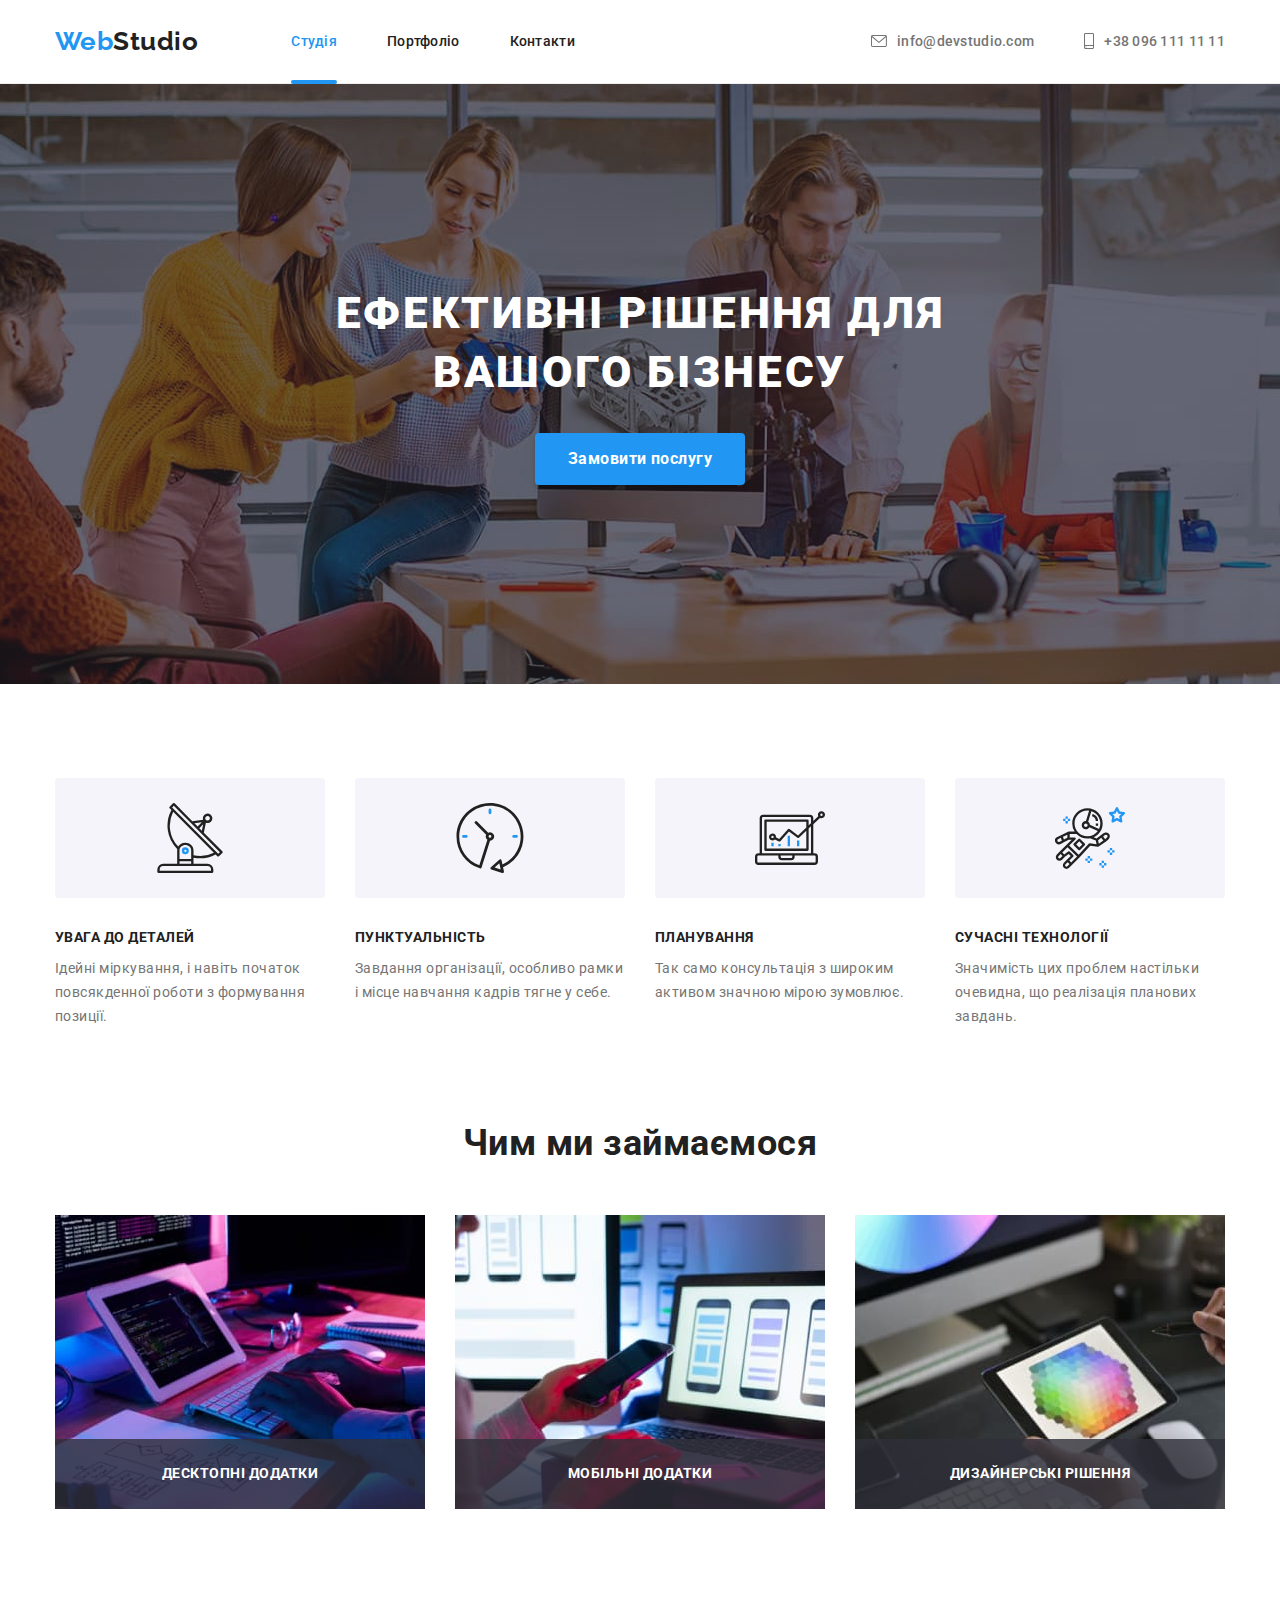
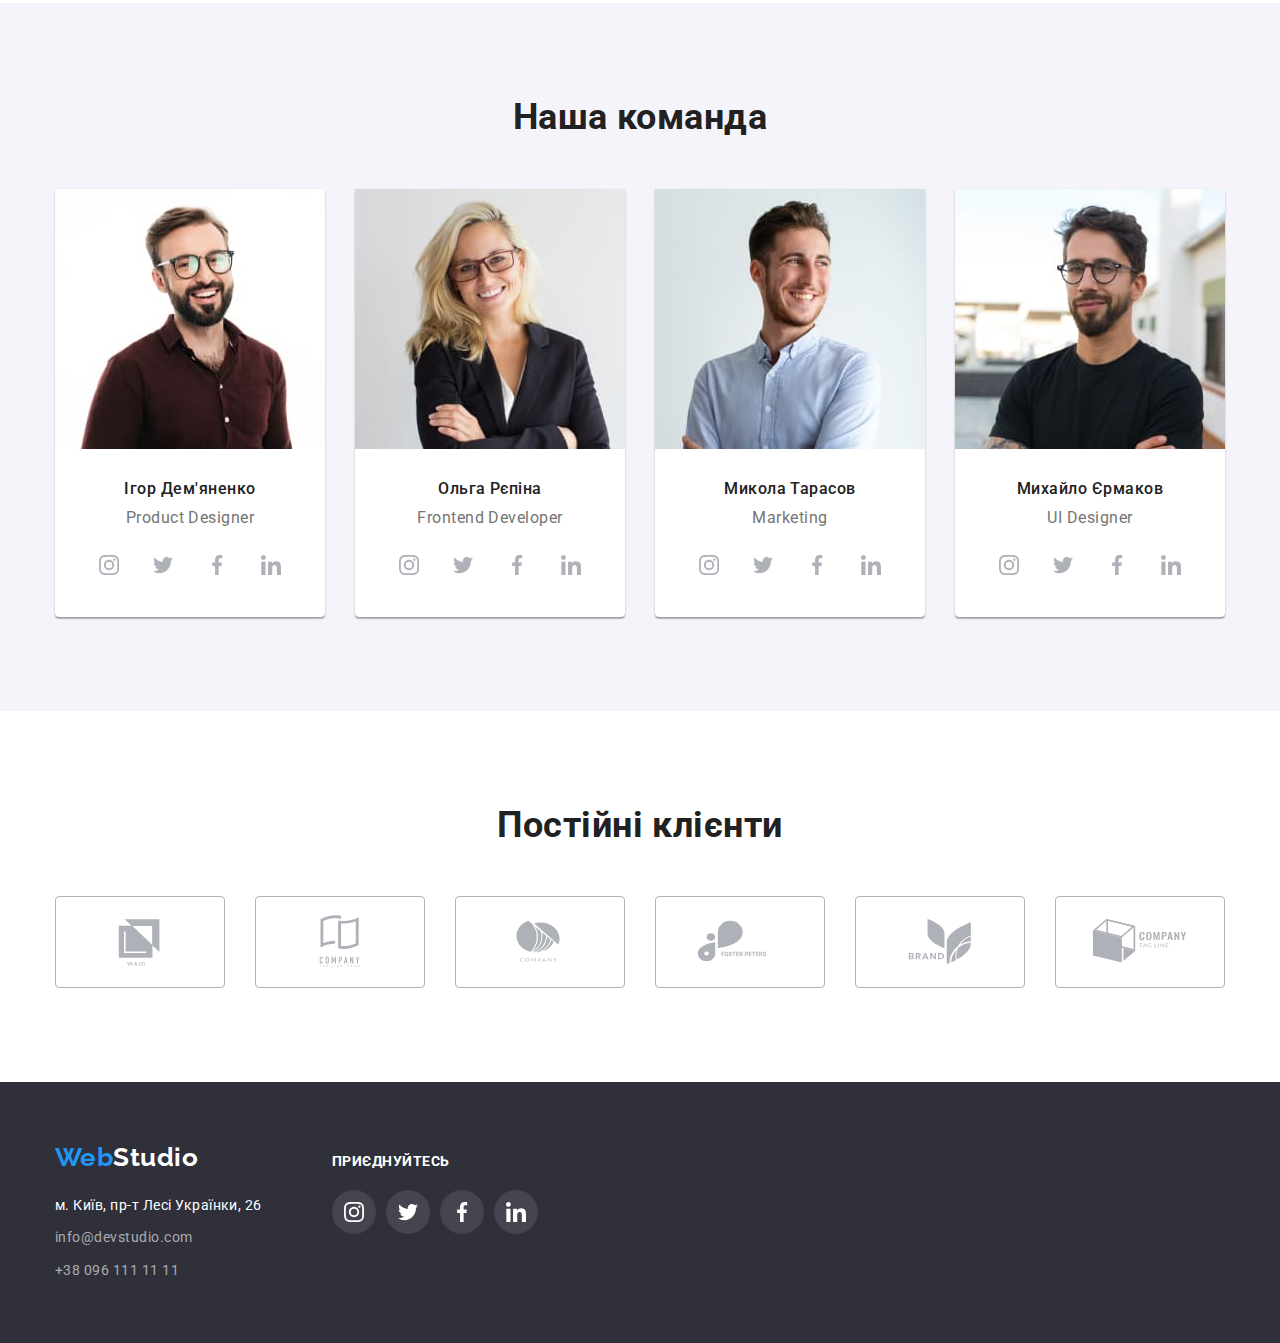
<file: index.html>
<!DOCTYPE html>
<html lang="uk">
  <head>
    <meta charset="UTF-8" />
    <meta http-equiv="X-UA-Compatible" content="IE=edge" />
    <meta name="viewport" content="width=device-width, initial-scale=1.0" />
    <title>web studio</title>
    <link rel="preconnect" href="https://fonts.googleapis.com" />
    <link rel="preconnect" href="https://fonts.gstatic.com" crossorigin />
    <link
      href="https://fonts.googleapis.com/css2?family=Raleway:wght@700&family=Roboto:wght@400;500;700;900&display=swap"
      rel="stylesheet"
    />
    <link
      rel="stylesheet"
      href="https://cdnjs.cloudflare.com/ajax/libs/modern-normalize/1.1.0/modern-normalize.min.css"
    />
    <link rel="stylesheet" href="./css/styles.css" />
  </head>
  <body>
    <header class="header-page">
      <div class="container">
        <div class="flex-header">
          <nav class="site-nav">
            <a class="logo link" href="./index.html"
              ><span class="accent" lang="en">Web</span>Studio</a
            >
            <ul class="nav-list list">
              <li class="nav-item item">
                <a class="nav-link link current" href="./index.html">Студія</a>
              </li>
              <li class="nav-item item">
                <a class="nav-link link" href="./portfolio.html">Портфоліо</a>
              </li>
              <li class="nav-item item">
                <a class="nav-link link" href="#">Контакти</a>
              </li>
            </ul>
          </nav>
          <ul class="contact list">
            <li class="item">
              <a class="nav-link link" href="mailto:info@devstudio.com">
                <svg class="contact-icon" width="16px" height="12px">
                  <use href="./images/icons.svg#icon-envelope"></use>
                </svg>
                info@devstudio.com</a
              >
            </li>
            <li class="item">
              <a class="nav-link link" href="tel:+380961111111"
                ><svg class="contact-icon" width="10px" height="16px">
                  <use href="./images/icons.svg#icon-smartphone"></use>
                </svg>
                +38 096 111 11 11</a
              >
            </li>
          </ul>
        </div>
      </div>
    </header>
    <main>
      <div class="bgc-hero">
        <section class="hero-section">
          <h1 class="hero-title">Ефективні рішення для вашого бізнесу</h1>
          <button type="button" class="hero-button" data-modal-open>Замовити послугу</button>
        </section>
      </div>
      <section class="advanteg-section section">
        <div class="container">
          <h2 class="visually-hidden">Наші переваги</h2>
          <ul class="advanteg-list list">
            <li class="advanteg-item item">
              <div class="advanteg-img">
                <svg width="70px" height="70px">
                  <use href="./images/icons.svg#icon-antenna" width="70px" height="70px"></use>
                </svg>
              </div>
              <h3 class="advanteg-title">Увага до деталей</h3>
              <p class="advanteg-text">
                Ідейні міркування, і навіть початок повсякденної роботи з формування позиції.
              </p>
            </li>
            <li class="advanteg-item item">
              <div class="advanteg-img">
                <svg width="70px" height="70px">
                  <use href="./images/icons.svg#icon-clock" width="70px" height="70px"></use>
                </svg>
              </div>
              <h3 class="advanteg-title">Пунктуальність</h3>
              <p class="advanteg-text">
                Завдання організації, особливо рамки і місце навчання кадрів тягне у себе.
              </p>
            </li>
            <li class="advanteg-item item">
              <div class="advanteg-img">
                <svg width="70px" height="70px">
                  <use href="./images/icons.svg#icon-diagram" width="70px" height="70px"></use>
                </svg>
              </div>
              <h3 class="advanteg-title">Планування</h3>
              <p class="advanteg-text">
                Так само консультація з широким активом значною мірою зумовлює.
              </p>
            </li>
            <li class="advanteg-item item">
              <div class="advanteg-img">
                <svg width="70px" height="70px">
                  <use href="./images/icons.svg#icon-astronaut"></use>
                </svg>
              </div>
              <h3 class="advanteg-title">Сучасні технології</h3>
              <p class="advanteg-text">
                Значимість цих проблем настільки очевидна, що реалізація планових завдань.
              </p>
            </li>
          </ul>
        </div>
      </section>
      <section class="project-section section">
        <div class="container">
          <h2 class="project-title">Чим ми займаємося</h2>
          <ul class="project-list list">
            <li class="project-item item">
              <img
                src="./images/frontend.jpg"
                alt="розробник робить верстку"
                width="370"
                height="294"
              />
              <div class="project-direction">
                <h3 class="project-direction-title">Десктопні додатки</h3>
              </div>
            </li>
            <li class="project-item item">
              <img
                src="./images/adaptabil.jpg"
                alt="розробник робить сайт адаптивним"
                width="370"
                height="294"
              />
              <div class="project-direction">
                <h3 class="project-direction-title">Мобільні додатки</h3>
              </div>
            </li>
            <li class="project-item item">
              <img
                src="./images/design.jpg"
                alt="розробка дизайну на планшеті"
                width="370"
                height="294"
              />
              <div class="project-direction">
                <h3 class="project-direction-title">Дизайнерські рішення</h3>
              </div>
            </li>
          </ul>
        </div>
      </section>
      <section class="team-section section">
        <div class="container">
          <h2 class="team-title">Наша команда</h2>
          <ul class="team-list list">
            <li class="team-item">
              <img
                src="./images/product_designer.jpg"
                alt="фото дизайнера продукту"
                width="270"
                height="260"
              />
              <div class="team-card">
                <h3 class="subtitle">Ігор Дем'яненко</h3>
                <p class="text" lang="en">Product Designer</p>
                <ul class="social-list list">
                  <li class="social-item">
                    <a class="social-link link" href="#"
                      ><svg class="social-icon" width="20px" height="20px">
                        <use href="./images/icons.svg#icon-instagram"></use>
                      </svg>
                    </a>
                  </li>
                  <li class="social-item">
                    <a class="social-link link" href="#"
                      ><svg class="social-icon" width="20px" height="20px">
                        <use href="./images/icons.svg#icon-twitter"></use>
                      </svg>
                    </a>
                  </li>
                  <li class="social-item">
                    <a class="social-link link" href="#"
                      ><svg class="social-icon" width="20px" height="20px">
                        <use href="./images/icons.svg#icon-facebook"></use>
                      </svg>
                    </a>
                  </li>
                  <li class="social-item">
                    <a class="social-link link" href="#"
                      ><svg class="social-icon" width="20px" height="20px">
                        <use href="./images/icons.svg#icon-linkedin"></use>
                      </svg>
                    </a>
                  </li>
                </ul>
              </div>
            </li>
            <li class="team-item">
              <img src="./images/frontend_dev.jpg" alt="фото розробника" width="270" height="260" />
              <div class="team-card">
                <h3 class="subtitle">Ольга Рєпіна</h3>
                <p class="text" lang="en">Frontend Developer</p>
                <ul class="social-list list">
                  <li class="social-item">
                    <a class="social-link link" href="#"
                      ><svg class="social-icon" width="20px" height="20px">
                        <use href="./images/icons.svg#icon-instagram"></use>
                      </svg>
                    </a>
                  </li>
                  <li class="social-item">
                    <a class="social-link link" href="#"
                      ><svg class="social-icon" width="20px" height="20px">
                        <use href="./images/icons.svg#icon-twitter"></use>
                      </svg>
                    </a>
                  </li>
                  <li class="social-item">
                    <a class="social-link link" href="#"
                      ><svg class="social-icon" width="20px" height="20px">
                        <use href="./images/icons.svg#icon-facebook"></use>
                      </svg>
                    </a>
                  </li>
                  <li class="social-item">
                    <a class="social-link link" href="#"
                      ><svg class="social-icon" width="20px" height="20px">
                        <use href="./images/icons.svg#icon-linkedin"></use>
                      </svg>
                    </a>
                  </li>
                </ul>
              </div>
            </li>
            <li class="team-item">
              <img src="./images/marketing.jpg" alt="фото маркетолога" width="270" height="260" />
              <div class="team-card">
                <h3 class="subtitle">Микола Тарасов</h3>
                <p class="text" lang="en">Marketing</p>
                <ul class="social-list list">
                  <li class="social-item">
                    <a class="social-link link" href="#"
                      ><svg class="social-icon" width="20px" height="20px">
                        <use href="./images/icons.svg#icon-instagram"></use>
                      </svg>
                    </a>
                  </li>
                  <li class="social-item">
                    <a class="social-link link" href="#"
                      ><svg class="social-icon" width="20px" height="20px">
                        <use href="./images/icons.svg#icon-twitter"></use>
                      </svg>
                    </a>
                  </li>
                  <li class="social-item">
                    <a class="social-link link" href="#"
                      ><svg class="social-icon" width="20px" height="20px">
                        <use href="./images/icons.svg#icon-facebook"></use>
                      </svg>
                    </a>
                  </li>
                  <li class="social-item">
                    <a class="social-link link" href="#"
                      ><svg class="social-icon" width="20px" height="20px">
                        <use href="./images/icons.svg#icon-linkedin"></use>
                      </svg>
                    </a>
                  </li>
                </ul>
              </div>
            </li>
            <li class="team-item">
              <img src="./images/ui_designer.jpg" alt="фото дизайнера" width="270" height="260" />
              <div class="team-card">
                <h3 class="subtitle">Михайло Єрмаков</h3>
                <p class="text" lang="en">UI Designer</p>
                <ul class="social-list list">
                  <li class="social-item">
                    <a class="social-link link" href="#"
                      ><svg class="social-icon" width="20px" height="20px">
                        <use href="./images/icons.svg#icon-instagram"></use>
                      </svg>
                    </a>
                  </li>
                  <li class="social-item">
                    <a class="social-link link" href="#"
                      ><svg class="social-icon" width="20px" height="20px">
                        <use href="./images/icons.svg#icon-twitter"></use>
                      </svg>
                    </a>
                  </li>
                  <li class="social-item">
                    <a class="social-link link" href="#"
                      ><svg class="social-icon" width="20px" height="20px">
                        <use href="./images/icons.svg#icon-facebook"></use>
                      </svg>
                    </a>
                  </li>
                  <li class="social-item">
                    <a class="social-link link" href="#"
                      ><svg class="social-icon" width="20px" height="20px">
                        <use href="./images/icons.svg#icon-linkedin"></use>
                      </svg>
                    </a>
                  </li>
                </ul>
              </div>
            </li>
          </ul>
        </div>
      </section>
      <section class="clients section">
        <div class="container">
          <h2 class="clients-title">Постійні клієнти</h2>
          <ul class="clients-list list">
            <li class="clients-item item">
              <a class="clients-link link" href="#">
                <svg class="clients-icon" width="106px" height="60">
                  <use href="./images/icons.svg#icon-client1"></use>
                </svg>
              </a>
            </li>

            <li class="clients-item item">
              <a class="clients-link link" href="#"
                ><svg class="clients-icon" width="106px" height="60">
                  <use href="./images/icons.svg#icon-client2"></use>
                </svg>
              </a>
            </li>
            <li class="clients-item item">
              <a class="clients-link link" href="#"
                ><svg class="clients-icon" width="106px" height="60">
                  <use href="./images/icons.svg#icon-client3"></use>
                </svg>
              </a>
            </li>
            <li class="clients-item item">
              <a class="clients-link link" href="#"
                ><svg class="clients-icon" width="106px" height="60">
                  <use href="./images/icons.svg#icon-client4"></use>
                </svg>
              </a>
            </li>
            <li class="clients-item item">
              <a class="clients-link link" href="#"
                ><svg class="clients-icon" width="106px" height="60">
                  <use href="./images/icons.svg#icon-client5"></use>
                </svg>
              </a>
            </li>
            <li class="clients-item item">
              <a class="clients-link link" href="#"
                ><svg class="clients-icon" width="106px" height="60">
                  <use href="./images/icons.svg#icon-client6"></use>
                </svg>
              </a>
            </li>
          </ul>
        </div>
      </section>
    </main>
    <footer class="footer-page">
      <div class="container">
        <div class="footer-section">
          <div class="footer-contact">
            <a class="logo link" href="./index.html"><span class="accent">Web</span>Studio</a>
            <address>
              <ul class="adress-list">
                <li class="link-adress list">
                  <a
                    class="link"
                    href="https://goo.gl/maps/CPtrU1FHBa2aNyZL9"
                    target="_blank"
                    rel="noopener nofollow noreferrer"
                    >м. Київ, пр-т Лесі Українки, 26</a
                  >
                </li>
                <li class="link-contact list">
                  <a class="link" href="mailto:info@devstudio.com">info@devstudio.com</a>
                </li>
                <li class="link-contact list">
                  <a class="link" href="tel:+380961111111">+38 096 111 11 11</a>
                </li>
              </ul>
            </address>
          </div>
          <div class="join">
            <h2 class="join-title">приєднуйтесь</h2>
            <ul class="footer-social-list list">
              <li class="footer-social-item">
                <a class="footer-social-link link" href="#"
                  ><svg class="social-icon" width="20px" height="20px">
                    <use href="./images/icons.svg#icon-instagram"></use>
                  </svg>
                </a>
              </li>
              <li class="footer-social-item">
                <a class="footer-social-link link" href="#"
                  ><svg class="footer-social-icon" width="20px" height="20px">
                    <use href="./images/icons.svg#icon-twitter"></use>
                  </svg>
                </a>
              </li>
              <li class="footer-social-item">
                <a class="footer-social-link link" href="#"
                  ><svg class="footer-social-icon" width="20px" height="20px">
                    <use href="./images/icons.svg#icon-facebook"></use>
                  </svg>
                </a>
              </li>
              <li class="footer-social-item">
                <a class="footer-social-link link" href="#"
                  ><svg class="footer-social-icon" width="20px" height="20px">
                    <use href="./images/icons.svg#icon-linkedin"></use>
                  </svg>
                </a>
              </li>
            </ul>
          </div>
        </div>
      </div>
    </footer>
    <div class="backdrop is-hidden" data-modal>
      <div class="modal">
        <button class="close-modal" data-modal-close type="button">
          <svg class="icon-close" width="11px" hight="11px">
            <use href="./images/icons.svg#icon-close"></use>
          </svg>
        </button>
      </div>
    </div>
    <script src="./js/modal.js"></script>
  </body>
</html>
</file>
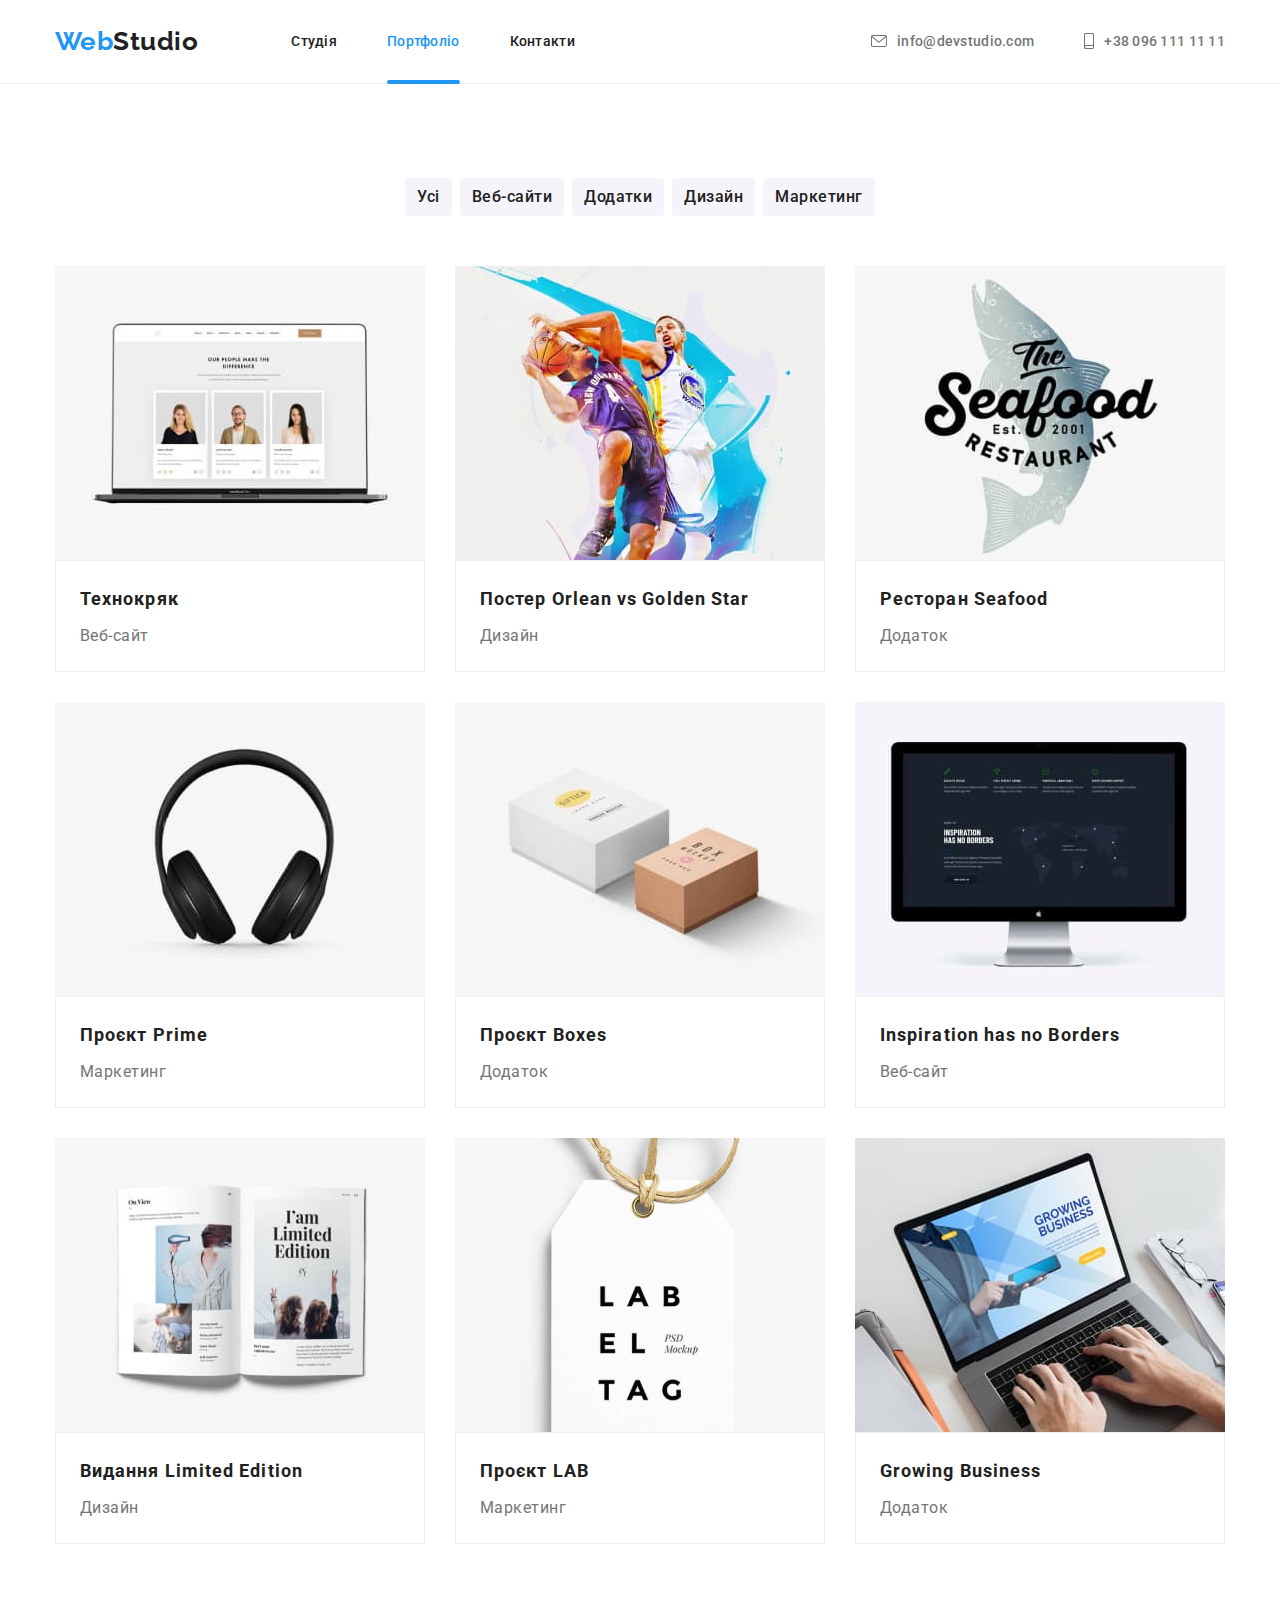
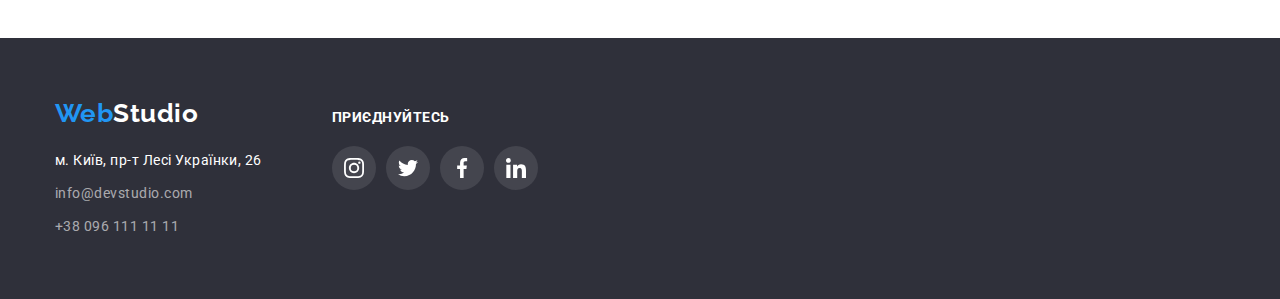
<file: portfolio.html>
<!DOCTYPE html>
<html lang="en">
  <head>
    <meta charset="UTF-8" />
    <meta http-equiv="X-UA-Compatible" content="IE=edge" />
    <meta name="viewport" content="width=device-width, initial-scale=1.0" />
    <title>Portfolio</title>
    <link rel="preconnect" href="https://fonts.googleapis.com" />
    <link rel="preconnect" href="https://fonts.gstatic.com" crossorigin />
    <link
      href="https://fonts.googleapis.com/css2?family=Raleway:wght@700&family=Roboto:wght@400;500;700;900&display=swap"
      rel="stylesheet"
    />
    <link
      rel="stylesheet"
      href="https://cdnjs.cloudflare.com/ajax/libs/modern-normalize/1.1.0/modern-normalize.min.css"
    />
    <link rel="stylesheet" href="./css/styles.css" />
  </head>
  <body>
    <header class="header-page">
      <div class="container">
        <div class="flex-header">
          <nav class="site-nav">
            <a class="logo link" href="./index.html"
              ><span class="accent" lang="en">Web</span>Studio</a
            >
            <ul class="nav-list list">
              <li class="nav-item item"><a class="nav-link link" href="./index.html">Студія</a></li>
              <li class="nav-item item">
                <a class="nav-link link current" href="./portfolio.html">Портфоліо</a>
              </li>
              <li class="nav-item item"><a class="nav-link link" href="#">Контакти</a></li>
            </ul>
          </nav>
          <ul class="contact list">
            <li class="item">
              <a class="nav-link link" href="mailto:info@devstudio.com">
                <svg class="contact-icon" width="16px" height="12px">
                  <use href="./images/icons.svg#icon-envelope"></use>
                </svg>
                info@devstudio.com</a
              >
            </li>
            <li class="item">
              <a class="nav-link link" href="tel:+380961111111"
                ><svg class="contact-icon" width="10px" height="16px">
                  <use href="./images/icons.svg#icon-smartphone"></use>
                </svg>
                +38 096 111 11 11</a
              >
            </li>
          </ul>
        </div>
      </div>
    </header>
    <main>
      <section class="portfolio-section section">
        <div class="container">
          <h1 class="visually-hidden">Наші роботи</h1>
          <ul class="button-list list">
            <li class="btn-item"><button type="button" class="portfolio-button">Усі</button></li>
            <li class="btn-item">
              <button type="button" class="portfolio-button">Веб-сайти</button>
            </li>
            <li class="btn-item">
              <button type="button" class="portfolio-button">Додатки</button>
            </li>
            <li class="btn-item"><button type="button" class="portfolio-button">Дизайн</button></li>
            <li class="btn-item">
              <button type="button" class="portfolio-button">Маркетинг</button>
            </li>
          </ul>
          <ul class="portfolio-card list">
            <li class="portfolio-list">
              <a href="#" class="portfolio-link link">
                <div class="portfolio-backdrop">
                  <img
                    src="./images/laptop.jpg"
                    alt="Ноутбук з командою на екрані"
                    width="370"
                    height="294"
                  />
                  <div class="portfolio-thumb">
                    <p class="portfolio-text-thumb">
                      Ресурс пропонує комплексні пропозиції з різним рівнем функціоналу та сервісів.
                      Все це дозволить відвідувачу отримати вичерпні відомості про компанію чи
                      приватну особу.
                    </p>
                  </div>
                </div>
                <div class="card-text">
                  <h2 class="portfolio-title">Технокряк</h2>
                  <p class="portfolio-text">Веб-сайт</p>
                </div>
              </a>
            </li>
            <li class="portfolio-list">
              <a href="#" class="portfolio-link link">
                <div class="portfolio-backdrop">
                  <img
                    src="./images/basketball.jpg"
                    alt="два байскетболіста в стрибку"
                    width="370"
                    height="294"
                  />
                  <div class="portfolio-thumb">
                    <p class="portfolio-text-thumb">
                      Ресурс пропонує комплексні пропозиції з різним рівнем функціоналу та сервісів.
                      Все це дозволить відвідувачу отримати вичерпні відомості про компанію чи
                      приватну особу.
                    </p>
                  </div>
                </div>
                <div class="card-text">
                  <h2 class="portfolio-title">
                    Постер <span lang="en">Orlean vs Golden Star</span>
                  </h2>
                  <p class="portfolio-text">Дизайн</p>
                </div>
              </a>
            </li>
            <li class="portfolio-list">
              <a href="#" class="portfolio-link link">
                <div class="portfolio-backdrop">
                  <img
                    src="./images/fish.jpg"
                    alt="логотип рибного ресторану"
                    width="370"
                    height="294"
                  />
                  <div class="portfolio-thumb">
                    <p class="portfolio-text-thumb">
                      Ресурс пропонує комплексні пропозиції з різним рівнем функціоналу та сервісів.
                      Все це дозволить відвідувачу отримати вичерпні відомості про компанію чи
                      приватну особу.
                    </p>
                  </div>
                </div>
                <div class="card-text">
                  <h2 class="portfolio-title">Ресторан <span lang="en">Seafood</span></h2>
                  <p class="portfolio-text">Додаток</p>
                </div>
              </a>
            </li>
            <li class="portfolio-list">
              <a href="#" class="portfolio-link link">
                <div class="portfolio-backdrop">
                  <img src="./images/headphones.jpg" alt="навушники" width="370" height="294" />
                  <div class="portfolio-thumb">
                    <p class="portfolio-text-thumb">
                      Ресурс пропонує комплексні пропозиції з різним рівнем функціоналу та сервісів.
                      Все це дозволить відвідувачу отримати вичерпні відомості про компанію чи
                      приватну особу.
                    </p>
                  </div>
                </div>

                <div class="card-text">
                  <h2 class="portfolio-title">Проєкт <span lang="en">Prime</span></h2>
                  <p class="portfolio-text">Маркетинг</p>
                </div>
              </a>
            </li>
            <li class="portfolio-list">
              <a href="#" class="portfolio-link link">
                <div class="portfolio-backdrop">
                  <img src="./images/box.jpg" alt="дві коробки" width="370" height="294" />
                  <div class="portfolio-thumb">
                    <p class="portfolio-text-thumb">
                      Ресурс пропонує комплексні пропозиції з різним рівнем функціоналу та сервісів.
                      Все це дозволить відвідувачу отримати вичерпні відомості про компанію чи
                      приватну особу.
                    </p>
                  </div>
                </div>
                <div class="card-text">
                  <h2 class="portfolio-title">Проєкт <span lang="en">Boxes</span></h2>
                  <p class="portfolio-text">Додаток</p>
                </div>
              </a>
            </li>
            <li class="portfolio-list">
              <a href="#" class="portfolio-link link">
                <div class="portfolio-backdrop">
                  <img src="./images/monitor.jpg" alt="монітор з відкритим проектом" />
                  <div class="portfolio-thumb">
                    <p class="portfolio-text-thumb">
                      Ресурс пропонує комплексні пропозиції з різним рівнем функціоналу та сервісів.
                      Все це дозволить відвідувачу отримати вичерпні відомості про компанію чи
                      приватну особу.
                    </p>
                  </div>
                </div>
                <div class="card-text">
                  <h2 class="portfolio-title"><span lang="en">Inspiration has no Borders</span></h2>
                  <p class="portfolio-text">Веб-сайт</p>
                </div>
              </a>
            </li>
            <li class="portfolio-list">
              <a href="#" class="portfolio-link link">
                <div class="portfolio-backdrop">
                  <img src="./images/magazine.jpg" alt="журнал" width="370" height="294" />

                  <div class="portfolio-thumb">
                    <p class="portfolio-text-thumb">
                      Ресурс пропонує комплексні пропозиції з різним рівнем функціоналу та сервісів.
                      Все це дозволить відвідувачу отримати вичерпні відомості про компанію чи
                      приватну особу.
                    </p>
                  </div>
                </div>
                <div class="card-text">
                  <h2 class="portfolio-title">Видання <span lang="en">Limited Edition</span></h2>
                  <p class="portfolio-text">Дизайн</p>
                </div>
              </a>
            </li>
            <li class="portfolio-list">
              <a href="#" class="portfolio-link link">
                <div class="portfolio-backdrop">
                  <img src="./images/tag.jpg" alt="етикетка" width="370" height="294" />
                  <div class="portfolio-thumb">
                    <p class="portfolio-text-thumb">
                      Ресурс пропонує комплексні пропозиції з різним рівнем функціоналу та сервісів.
                      Все це дозволить відвідувачу отримати вичерпні відомості про компанію чи
                      приватну особу.
                    </p>
                  </div>
                </div>
                <div class="card-text">
                  <h2 class="portfolio-title">Проєкт <span lang="en">LAB</span></h2>
                  <p class="portfolio-text">Маркетинг</p>
                </div>
              </a>
            </li>
            <li class="portfolio-list">
              <a href="#" class="portfolio-link link">
                <div class="portfolio-backdrop">
                  <img
                    src="./images/hand.jpg"
                    alt="дві руки на клавіатурі ноутбука"
                    width="370"
                    height="294"
                  />
                  <div class="portfolio-thumb">
                    <p class="portfolio-text-thumb">
                      Ресурс пропонує комплексні пропозиції з різним рівнем функціоналу та сервісів.
                      Все це дозволить відвідувачу отримати вичерпні відомості про компанію чи
                      приватну особу.
                    </p>
                  </div>
                </div>
                <div class="card-text">
                  <h2 class="portfolio-title"><span lang="en">Growing Business</span></h2>
                  <p class="portfolio-text">Додаток</p>
                </div>
              </a>
            </li>
          </ul>
        </div>
      </section>
    </main>
    <footer class="footer-page">
      <div class="container">
        <div class="footer-section">
          <div class="footer-contact">
            <a class="logo link" href="./index.html"><span class="accent">Web</span>Studio</a>
            <address>
              <ul class="adress-list">
                <li class="link-adress list">
                  <a
                    class="link"
                    href="https://goo.gl/maps/CPtrU1FHBa2aNyZL9"
                    target="_blank"
                    rel="noopener nofollow noreferrer"
                    >м. Київ, пр-т Лесі Українки, 26</a
                  >
                </li>
                <li class="link-contact list">
                  <a class="link" href="mailto:info@devstudio.com">info@devstudio.com</a>
                </li>
                <li class="link-contact list">
                  <a class="link" href="tel:+380961111111">+38 096 111 11 11</a>
                </li>
              </ul>
            </address>
          </div>
          <div class="join">
            <h2 class="join-title">приєднуйтесь</h2>
            <ul class="footer-social-list list">
              <li class="footer-social-item">
                <a class="footer-social-link link" href="#"
                  ><svg class="social-icon" width="20px" height="20px">
                    <use href="./images/icons.svg#icon-instagram"></use>
                  </svg>
                </a>
              </li>
              <li class="footer-social-item">
                <a class="footer-social-link link" href="#"
                  ><svg class="footer-social-icon" width="20px" height="20px">
                    <use href="./images/icons.svg#icon-twitter"></use>
                  </svg>
                </a>
              </li>
              <li class="footer-social-item">
                <a class="footer-social-link link" href="#"
                  ><svg class="footer-social-icon" width="20px" height="20px">
                    <use href="./images/icons.svg#icon-facebook"></use>
                  </svg>
                </a>
              </li>
              <li class="footer-social-item">
                <a class="footer-social-link link" href="#"
                  ><svg class="footer-social-icon" width="20px" height="20px">
                    <use href="./images/icons.svg#icon-linkedin"></use>
                  </svg>
                </a>
              </li>
            </ul>
          </div>
        </div>
      </div>
    </footer>
  </body>
</html>
</file>
<file: css/styles.css>
:root {
  --primary-text-color: #757575;
  --title-text-color: #212121;
  --adress-text-color: rgba(255, 255, 255, 0.6);
  --accent-color: #2196f3;
  --white-color: #ffffff;
  --primary-bgr-color: #ffffff;
  --dark-bgr-color: #2f303a;
  --ligth-brg-color: #f5f4fa;
  --logo-text: #000000;
  --bgc-hero: #c4c4c4;
  --icon-color: #afb1b8;
  --btn-bgc-hover: #188ce8;
  --border-color: #eeeeee;
  --bgc-thumb-portfolio: rgba(33, 150, 243, 0.9);
  --cubic-hover: cubic-bezier(0.4, 0, 0.2, 1);
  --timing-function: 250ms;
}

body {
  color: var(--primary-text-color);
  background-color: var(--primary-bgr-color);

  font-family: 'Roboto', sans-serif;
  font-weight: 400;
  letter-spacing: 0.03em;
}

h1,
h2,
h3,
h4,
h5,
h6,
p,
ul {
  margin: 0;
  padding: 0;
}

img {
  display: block;
}

.list {
  list-style: none;
}

.link {
  text-decoration: none;
  color: inherit;
}

.visually-hidden {
  position: absolute;
  white-space: nowrap;
  width: 1px;
  height: 1px;
  overflow: hidden;
  border: 0;
  padding: 0;
  clip: rect(0 0 0 0);
  clip-path: inset(50%);
  margin: -1px;
}

.container {
  width: 1200px;
  padding-left: 15px;
  padding-right: 15px;
  margin-left: auto;
  margin-right: auto;
}

.section {
  padding-top: 94px;
  padding-bottom: 94px;
}

h1,
h2,
h3,
h4,
h5,
h6 {
  color: var(--title-text-color);
}

/*Header*/

.header-page {
  border-bottom: 1px solid var(--border-color);
}

.flex-header {
  display: flex;
  align-items: center;
}

.site-nav {
  display: flex;
  align-items: center;
  flex-grow: 1;
  column-gap: 93px;
}

.logo {
  color: var(--logo-text);

  font-family: 'Raleway', sans-serif;
  font-weight: 700;
  font-size: 26px;
  line-height: 1.2;
  text-decoration: none;
}

.logo .accent {
  color: var(--accent-color);
}

.nav-list {
  display: flex;
  align-items: center;
  column-gap: 50px;
}

.nav-link {
  display: flex;
  justify-content: center;
  align-items: center;
  padding-top: 32px;
  padding-bottom: 32px;

  font-weight: 500;
  font-size: 14px;
  line-height: 1.33;
  letter-spacing: 0.02em;
  transition: color var(--timing-function) var(--cubic-hover);
}

.contact-icon {
  margin-right: 10px;
  fill: currentColor;
}

.site-nav .link {
  color: var(--title-text-color);
}

.contact {
  display: flex;
  column-gap: 50px;
}

.contact .link {
  color: var(--primary-text-color);
}

.nav-item {
  position: relative;
}

.current::after {
  position: absolute;
  bottom: -1px;
  left: 0px;

  content: '';
  width: 100%;
  height: 4px;
  border-radius: 2px;
  background-color: var(--accent-color);
  opacity: 1;
}

.site-nav .current {
  color: var(--accent-color);
}

.nav-link:hover,
.nav-link:focus {
  color: var(--accent-color);
}

/*section Hero*/

.hero-section {
  padding-top: 200px;
  padding-bottom: 210px;
  text-align: center;
}

.bgc-hero {
  max-width: 1600px;
  height: 600px;
  margin-right: auto;
  margin-left: auto;
  background-image: linear-gradient(to right, rgba(47, 48, 58, 0.4), rgba(47, 48, 58, 0.4)),
    url(../images/hero_image.jpg);
  background-repeat: no-repeat;
  background-position: center;
  background-size: cover;
}

.hero-title {
  margin-bottom: 30px;
  margin-left: auto;
  margin-right: auto;
  max-width: 696px;

  color: var(--white-color);

  font-weight: 900;
  font-size: 44px;
  line-height: 1.36;
  letter-spacing: 0.06em;
  text-transform: uppercase;
}

.hero-button {
  padding: 10px 32px;

  background: var(--accent-color);
  color: var(--white-color);
  font-family: inherit;
  font-weight: 700;
  font-size: 16px;
  line-height: 1.88;
  letter-spacing: 0.03em;
  border: 1px solid transparent;
  box-shadow: 0px 4px 4px rgba(0, 0, 0, 0.15);
  border-radius: 4px;
  cursor: pointer;
  transition: background-color var(--timing-function) var(--cubic-hover);
}

.hero-button:hover,
.hero-button:focus {
  background-color: var(--btn-bgc-hover);
}

/*Section Наші переваги*/

.advanteg-list {
  display: flex;
  justify-content: center;
  column-gap: 30px;
}

.advanteg-item {
  width: calc((100% - 90px) / 4);
}

.advanteg-img {
  display: flex;
  align-items: center;
  justify-content: center;
  margin-bottom: 30px;
  width: 270px;
  height: 120px;
  background-color: var(--ligth-brg-color);
  border-radius: 4px;
}

.advanteg-title {
  margin-bottom: 10px;

  font-weight: 700;
  font-size: 14px;
  line-height: 1.4;
  text-transform: uppercase;
}

.advanteg-text {
  font-size: 14px;
  line-height: 1.71;
}

/*Section Чим ми займаємося*/
.project-section {
  padding-top: 0;
}
.project-title,
.team-title {
  margin-bottom: 50px;

  font-weight: 700;
  font-size: 36px;
  line-height: 1.16;
  text-align: center;
}

.project-list {
  display: flex;
  justify-content: center;
  column-gap: 30px;
}

.project-item {
  position: relative;
  width: calc((100%-60px) / 3);
}

.project-direction {
  position: absolute;
  bottom: 0px;
  left: 0px;
  z-index: 1;
  width: 100%;
  padding-top: 27px;
  padding-bottom: 27px;

  background-color: rgba(47, 48, 58, 0.8);
}
.project-direction-title {
  font-weight: 700;
  font-size: 14px;
  line-height: 1.14;
  text-align: center;
  text-transform: uppercase;

  color: var(--white-color);
}
/*Section Наша команда*/

.team-section {
  background-color: var(--ligth-brg-color);
  text-align: center;
  line-height: 1.19;
}

.team-list {
  display: flex;
  justify-content: center;
  column-gap: 30px;
}

.team-item {
  width: calc((100% - 90px) / 4);

  background-color: var(--primary-bgr-color);
  box-shadow: 0px 1px 3px rgba(0, 0, 0, 0.12), 0px 1px 1px rgba(0, 0, 0, 0.14),
    0px 2px 1px rgba(0, 0, 0, 0.2);
  border-radius: 0px 0px 4px 4px;
}

.team-card {
  padding-top: 30px;
  padding-bottom: 30px;
  font-size: 16px;
}
.team-item .subtitle {
  margin-bottom: 10px;
  font-size: inherit;
  font-weight: 500;
}

.team-card .text {
  margin-bottom: 16px;
}

/*Social*/

.social-list {
  display: flex;
  justify-content: center;
  align-items: center;
  column-gap: 10px;
}

.social-link {
  display: flex;
  justify-content: center;
  align-items: center;
  width: 44px;
  height: 44px;
  border-radius: 50%;
  fill: var(--icon-color);
  transition: background-color var(--timing-function) var(--cubic-hover);
}

.social-link:hover,
.social-link:focus {
  background-color: var(--accent-color);
}

.social-icon {
  transition: fill var(--timing-function) var(--cubic-hover);
}
.social-link:hover .social-icon,
.social-link:focus .social-icon {
  fill: var(--white-color);
}

/*Постійні клієнти*/

.clients-title {
  margin-bottom: 50px;
  font-weight: 700;
  font-size: 36px;
  line-height: 1.16;
  text-align: center;
}

.clients-list {
  display: flex;
  justify-content: center;
  align-items: center;
  column-gap: 30px;
}

.clients-item {
  display: flex;
  justify-content: center;
  align-items: center;
  width: calc((100% - 150px) / 6);
  height: 92px;
}

.clients-link {
  display: flex;
  justify-content: center;
  align-items: center;
  width: 100%;
  height: 100%;
  border: 1px solid var(--icon-color);
  border-radius: 4px;
  transition: border var(--timing-function) var(--cubic-hover);
}

.clients-icon {
  display: flex;
  justify-content: center;
  align-items: center;

  fill: var(--icon-color);
  transition: fill var(--timing-function) var(--cubic-hover);
}

.clients-link:hover,
.clients-link:focus {
  border: 1px solid var(--accent-color);
}

.clients-link:hover .clients-icon,
.clients-link:focus .clients-icon {
  fill: var(--accent-color);
}

/*Страница портфоліо*/

.button-list {
  display: flex;
  justify-content: center;
  column-gap: 8px;
  margin-bottom: 50px;
}

.portfolio-button {
  display: block;
  padding: 6px 12px;

  background: var(--ligth-brg-color);
  color: var(--title-text-color);
  font-family: inherit;
  font-weight: 500;
  font-size: 16px;
  line-height: 1.62;
  text-align: center;
  letter-spacing: 0.03em;
  border: none;
  border-radius: 4px;
  cursor: pointer;

  transition: background-color var(--timing-function) var(--cubic-hover),
    color var(--timing-function) var(--cubic-hover),
    box-shadow var(--timing-function) var(--cubic-hover);
}

.portfolio-button:hover,
.portfolio-button:focus {
  background-color: var(--accent-color);
  color: var(--white-color);
  box-shadow: 0px 3px 1px rgba(0, 0, 0, 0.1), 0px 1px 2px rgba(0, 0, 0, 0.08),
    0px 2px 2px rgba(0, 0, 0, 0.12);
}

.portfolio-card {
  display: flex;
  flex-wrap: wrap;
  gap: 30px;
}

.portfolio-list {
  width: calc((100% - 60px) / 3);
}

.portfolio-backdrop {
  position: relative;
  overflow: hidden;
}

.portfolio-thumb {
  position: absolute;
  top: 0;
  left: 0;
  padding: 63px 24px;
  width: 100%;
  height: 100%;
  background-color: var(--bgc-thumb-portfolio);
  transform: translateY(100%);
  transition: transform var(--timing-function) var(--cubic-hover);
}

.portfolio-list:hover .portfolio-thumb {
  opacity: 1;
  transform: translateY(0);
}

.portfolio-text-thumb {
  font-size: 18px;
  line-height: 1.56;
  letter-spacing: 0.03em;
  color: var(--white-color);
}

.card-text {
  padding: 20px 24px;
  border: 1px solid var(--border-color);
}
.portfolio-title {
  margin-bottom: 4px;

  font-weight: 700;
  font-size: 18px;
  line-height: 2;
  letter-spacing: 0.06em;
}

.portfolio-text {
  font-size: 16px;
  line-height: 1.89;
}

/*footer*/

.footer-contact {
  margin-right: 70px;
}
.footer-page {
  background-color: var(--dark-bgr-color);
  padding-top: 60px;
  padding-bottom: 60px;
}

.footer-page .logo {
  display: block;
  margin-bottom: 20px;

  color: var(--white-color);
}
.link-adress {
  margin-bottom: 9px;
}

.link-adress > .link {
  color: var(--white-color);
  transition: color var(--timing-function) var(--cubic-hover);
}

.link-contact:not(:last-child) {
  margin-bottom: 9px;
}

.link-contact > .link {
  color: var(--adress-text-color);
  transition: color var(--timing-function) var(--cubic-hover);
}

.footer-page,
.link-adress,
.link-contact {
  font-style: normal;
  font-size: 14px;
  line-height: 1.71;
}

.link-adress > .link:hover,
.link-adress > .link:focus,
.link-contact > .link:hover,
.link-contact > .link:focus {
  color: var(--accent-color);
}

.footer-section {
  display: flex;
  align-items: baseline;
}

.join-title {
  margin-bottom: 20px;
  color: var(--white-color);
  font-weight: 700;
  font-size: 14px;
  line-height: 1.14;
  text-transform: uppercase;
}

.footer-social-list {
  display: flex;
  justify-content: center;
  align-items: center;
  column-gap: 10px;
}

.footer-social-link {
  display: flex;
  justify-content: center;
  align-items: center;
  width: 44px;
  height: 44px;
  border-radius: 50%;
  fill: var(--white-color);
  background: rgba(255, 255, 255, 0.1);
  transition: background-color var(--timing-function) var(--cubic-hover);
}

.footer-social-link:hover,
.footer-social-link:focus {
  background-color: var(--accent-color);
}

.backdrop {
  position: fixed;
  top: 0;
  left: 0;

  width: 100%;
  height: 100%;

  background-color: rgba(0, 0, 0, 0.2);
  z-index: 2;
  opacity: 1;
  visibility: visible;
  transform: scale(1, 1) rotate(360deg);
  transition: opacity var(--timing-function) var(--cubic-hover),
    transform var(--timing-function) var(--cubic-hover),
    visibility var(--timing-function) var(--cubic-hover),
    rotate var(--timing-function) var(--cubic-hover);
}

/* Modal */
.backdrop.is-hidden {
  opacity: 0;
  transform: scale(0.5, 0.5);
  visibility: hidden;
  pointer-events: none;
}

.modal {
  position: absolute;
  top: 50%;
  left: 50%;
  transform: translate(-50%, -50%);

  width: 528px;
  height: 581px;

  background-color: var(--primary-bgr-color);
  box-shadow: 0px 1px 3px rgba(0, 0, 0, 0.12), 0px 1px 1px rgba(0, 0, 0, 0.14),
    0px 2px 1px rgba(0, 0, 0, 0.2);
  border-radius: 4px;
}

.close-modal {
  position: absolute;
  top: 8px;
  right: 8px;

  width: 30px;
  height: 30px;
  border-radius: 50%;
  border: 1px solid rgba(0, 0, 0, 0.1);
  background-color: var(--primary-bgr-color);
}

.icon-close {
  position: absolute;
  top: 50%;
  left: 50%;
  transform: translate(-50%, -50%);
}
</file>
